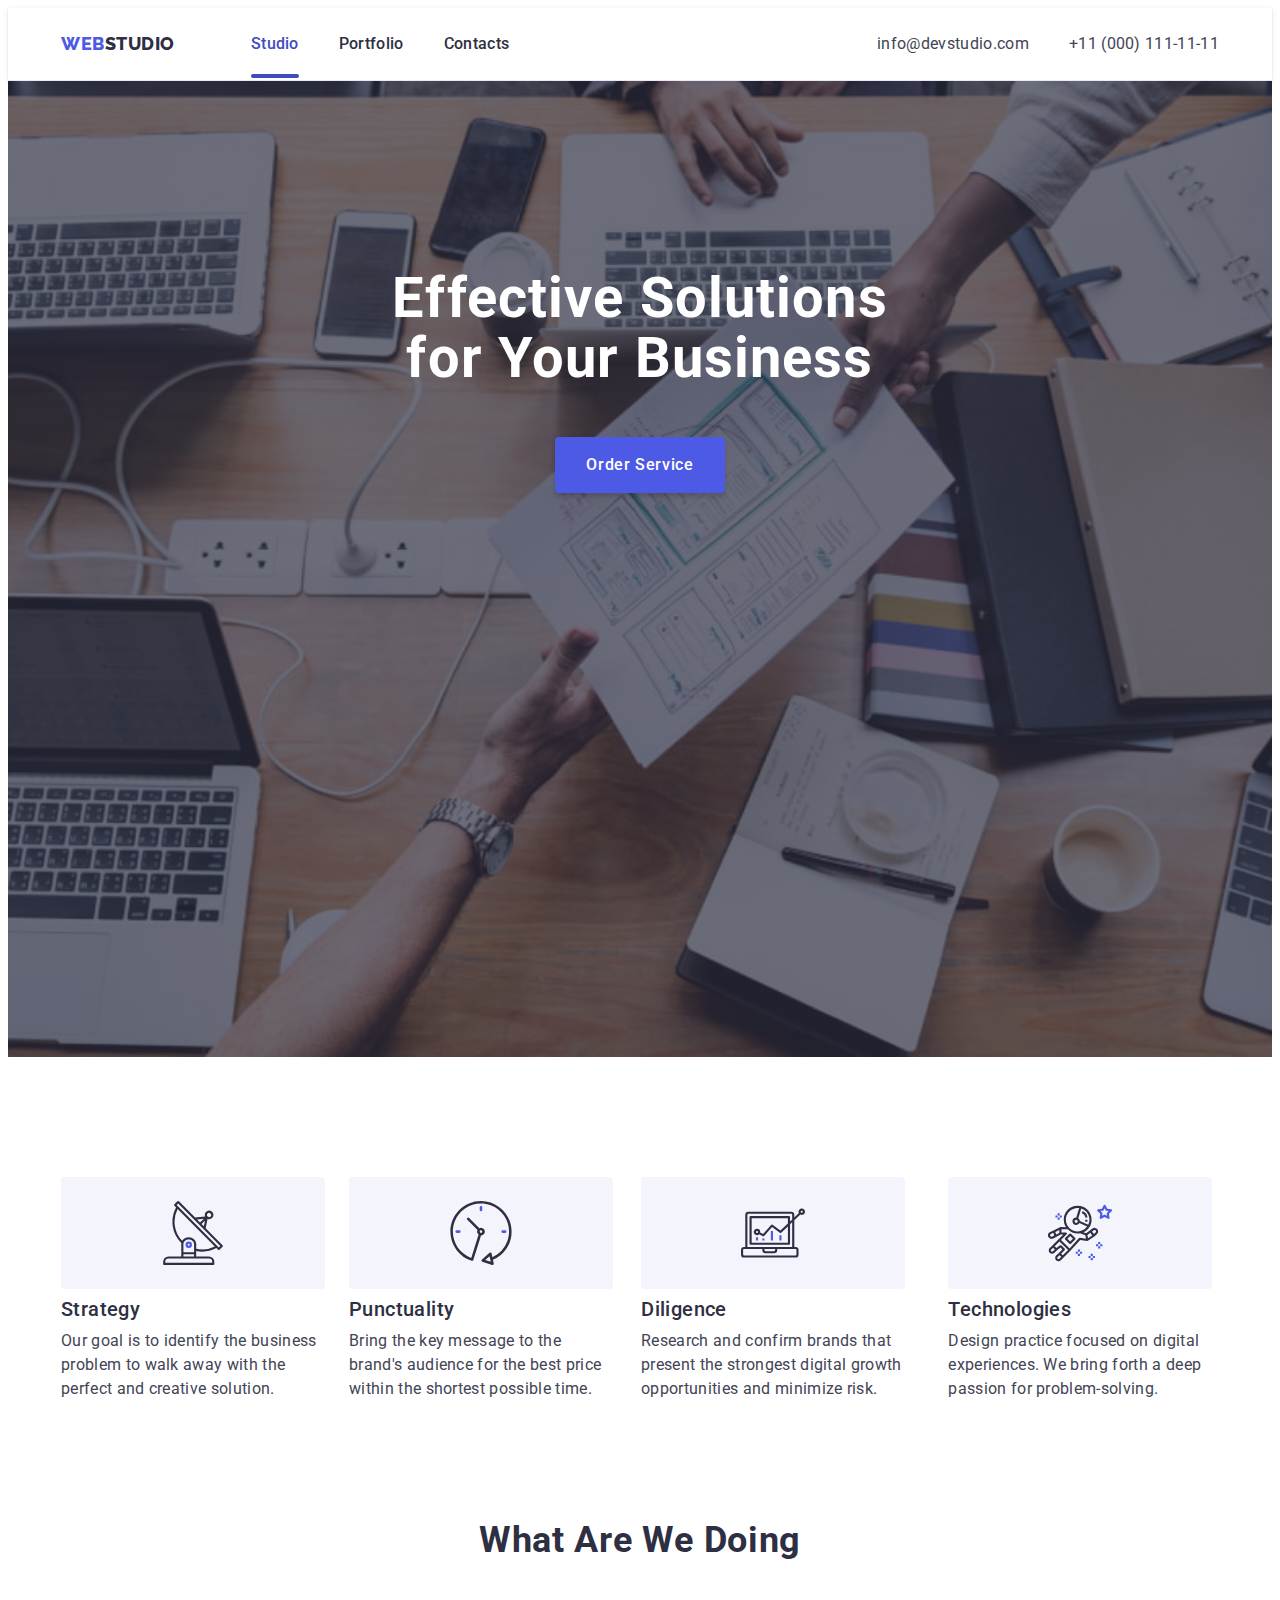
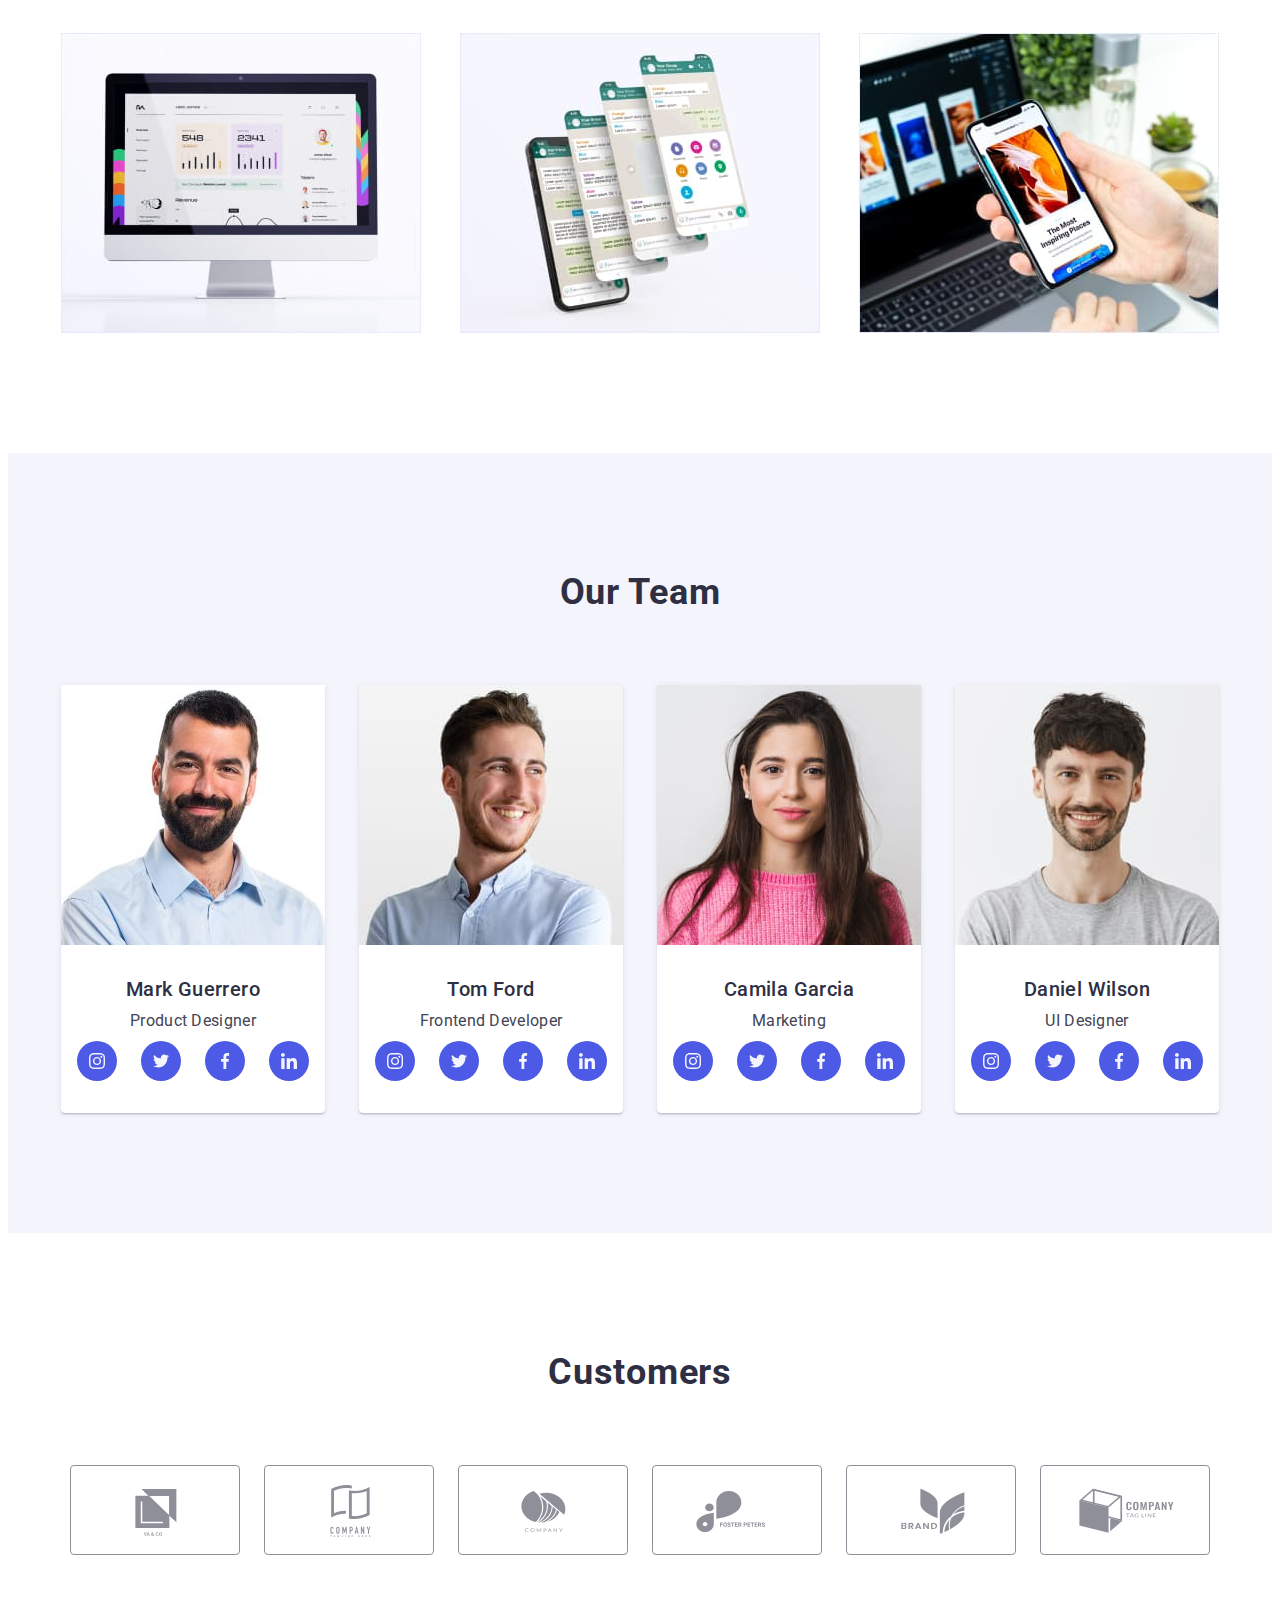
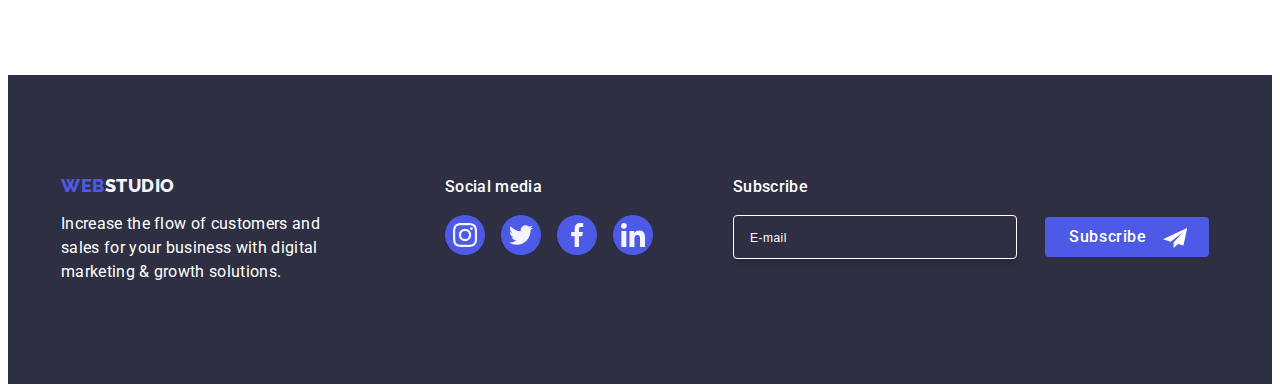
<file: index.html>
<!DOCTYPE html>
<html lang="en">
<head>
    <meta charset="UTF-8">
    <meta http-equiv="X-UA-Compatible" content="IE=edge">
    <meta name="viewport" content="width=device-width, initial-scale=1.0">
    <!--<meta name="description">-->
    <title>WebStudio</title>
    
    <!--Fonts-->    
    <link rel="preconnect" href="https://fonts.googleapis.com">
    <link rel="preconnect" href="https://fonts.gstatic.com" crossorigin>
    <link href="https://fonts.googleapis.com/css2?family=Raleway:wght@400;800&family=Roboto:wght@400;500;700&display=swap" rel="stylesheet">

    <!-- Normalize Підключасємо нормалізацію - зкиданняя всіх стилів-->
    <link
    rel="stylesheet"
    href="https://cdnjs.cloudflare.com/ajax/libs/modern-normalize/1.1.0/modern-normalize.min.css"
    integrity="sha512-wpPYUAdjBVSE4KJnH1VR1HeZfpl1ub8YT/NKx4PuQ5NmX2tKuGu6U/JRp5y+Y8XG2tV+wKQpNHVUX03MfMFn9Q=="
    crossorigin="anonymous"
    referrerpolicy="no-referrer"
    />

    <!--Style-->
    <link rel="stylesheet" href="./css/styles.css"> <!--Підключаємо CSS на кожній сторінці-->
   
</head>
<body>

    <!--Header-->
    <header class="header">
    <div class="header-container container">
        <nav class="header-nav">
            <!--Logo-->
            <a class="logo link" href="./index.html">Web<span class="logo-w">Studio</span></a>
            <!--Logo-->
            <ul class="header-nav-list list">
                <li class="header-nav-item">
                    <a class="text-body-medium link nav-link active" href="./index.html">Studio</a>
                </li>
                <li class="header-nav-item">
                    <a class="text-body-medium link nav-link" href="./portfolio.html">Portfolio</a>
                </li>
                <li class="header-nav-item">
                    <a class="text-body-medium link nav-link" href="">Contacts</a>
                </li>
            </ul>                
        </nav>

        <address class="header-adr">
            <ul class="header-adr-list list">
                <li class="header-adr-item">
                    <a class="text-body-adr link" href="mailto:info@devstudio.com">info@devstudio.com</a>
                </li>
                <li class="header-adr-item">
                    <a class="text-body-adr link" href="tel:+110001111111">+11 (000) 111-11-11</a>
                </li>
            </ul>
        </address>
    </div>                
    </header>
    <!---------->

    <main>
        <!-- 1 Hero -->
        <section class="hero">
        <div class="container">    
            <h1 class="hero-header">Effective Solutions for Your Business</h1>
            <button class="button text-button " type="button" data-modal-open>Order Service</button>
        </div>
        </section>

        <!-- 2 - Feature-->
        <section class="feature">
        <div class="container">
        <h2 class="visually-hidden">Feature</h2>
        <ul class="list feature-list">
            <li class="feature-item">
                <div class="feature-icon">
                <svg class="" width="64" height="64"> 
                  <use href="./images/icons.svg#antenna"></use>
                </svg></div>
                <h3 class="header-small">Strategy</h3>
                <p class="text-body">Our goal is to identify the business problem to walk away with the perfect and creative solution. </p>
            </li>
            <li class="feature-item">
                <div class="feature-icon">    
                <svg class="" width="64" height="64"> 
                    <use href="./images/icons.svg#clock"></use>
                </svg> </div>

                <h3 class="header-small">Punctuality</h3>
                <p class="text-body">Bring the key message to the brand's audience for the best price within the shortest possible time.</p>
            </li>
            <li class="feature-item">
                <div class="feature-icon">
                <svg class="" width="64" height="64"> 
                    <use href="./images/icons.svg#diagram"></use>
                </svg> </div>

                <h3 class="header-small">Diligence</h3>
                <p class="text-body">Research and confirm brands that present the strongest digital growth opportunities and minimize risk.</p>
            </li>
            <li class="feature-item">
                <div class="feature-icon">
                <svg class="" width="64" height="64"> 
                    <use href="./images/icons.svg#astronaut"></use>
                </svg> </div>

                <h3 class="header-small">Technologies</h3>
                <p class="text-body">Design practice focused on digital experiences. We bring forth a deep passion for problem-solving.</p>
            </li>
        </ul>
        </div>
         </section>

        <!-- 3 What are we doing-->
        <section class="wedo">
            <div class="container">
            <h2 class="header-section">What are we doing</h2>
            <ul class="list wedo-list">
                <li class="wedo-itm">
                    <img src="./images/wedoing/wedo01.jpg" alt="Service1" width="360" height="300">
                </li>
                <li class="wedo-itm">
                    <img src="./images/wedoing/wedo02.jpg" alt="Service2" width="360" height="300">
                </li>
                <li class="wedo-itm">
                    <img src="./images/wedoing/wedo03.jpg" alt="Service3" width="360" height="300">
                </li>
            </ul></div>
        </section>

        <!--4 Our Team-->
        <section class="section team"> 
            <div class="container">
            <h2 class="header-section">Our Team</h2>
            <ul class="list list-team">
                <li class="team-list">
                    <img class="team-img" src="./images/team/team1.jpg" alt="Mark Guerrero Product Designer" width="264" height="260">
                    <div class="team-card">
                        <h3 class="header-small team-list-head">Mark Guerrero</h3>
                        <p class="text-body team-txt">Product Designer</p>
                     
                    <ul class="socials list">
                        <li class="socials-item">
                            <a  class="socials-link link" href="" 
                            target="_blank" rel="noopener noreferrer" aria-label="Instagram icon">
                                <svg class="social-icon" width="16" height="16">
                                  <use href="./images/icons.svg#instagram"></use>
                                </svg>
                            </a>
                        </li>
                        <li class="socials-item">
                            <a  class="socials-link link" href="" 
                            target="_blank" rel="noopener noreferrer" aria-label="Twitter icon">
                                <svg class="social-icon" width="16" height="16">
                                  <use href="./images/icons.svg#twitter "></use>
                                </svg>
                            </a>
                        </li>
                        <li class="socials-item">
                            <a  class="socials-link link" href="" 
                            target="_blank" rel="noopener noreferrer" aria-label="Facebook icon">
                                <svg class="social-icon" width="16" height="16">
                                  <use href="./images/icons.svg#facebook"></use>
                                </svg>
                            </a>
                        </li>
                        <li class="socials-item">
                            <a  class="socials-link link" href="" 
                            target="_blank" rel="noopener noreferrer" aria-label="Linkedin icon">
                                <svg class="social-icon" width="16" height="16">
                                  <use href="./images/icons.svg#linkedin"></use>
                                </svg>
                            </a>
                        </li>
                    </ul>
                    </div> 
                </li>
                <li class="team-list">
                    <img class="team-img" src="./images/team/team2.jpg" alt="Tom Ford Frontend Developer" width="264" height="260">
                    <div class="team-card">
                        <h3 class="header-small team-list-head">Tom Ford</h3>
                        <p class="text-body team-txt">Frontend Developer</p>

                        <ul class="socials list">
                            <li class="socials-item">
                                <a  class="socials-link link" href="" 
                                target="_blank" rel="noopener noreferrer" aria-label="Instagram icon">
                                    <svg class="social-icon" width="16" height="16">
                                      <use href="./images/icons.svg#instagram"></use>
                                    </svg>
                                </a>
                            </li>
                            <li class="socials-item">
                                <a  class="socials-link link" href="" 
                                target="_blank" rel="noopener noreferrer" aria-label="Twitter icon">
                                    <svg class="social-icon" width="16" height="16">
                                      <use href="./images/icons.svg#twitter "></use>
                                    </svg>
                                </a>
                            </li>
                            <li class="socials-item">
                                <a  class="socials-link link" href="" 
                                target="_blank" rel="noopener noreferrer" aria-label="Facebook icon">
                                    <svg class="social-icon" width="16" height="16">
                                      <use href="./images/icons.svg#facebook"></use>
                                    </svg>
                                </a>
                            </li>
                            <li class="socials-item">
                                <a  class="socials-link link" href="" 
                                target="_blank" rel="noopener noreferrer" aria-label="Linkedin icon">
                                    <svg class="social-icon" width="16" height="16">
                                      <use href="./images/icons.svg#linkedin"></use>
                                    </svg>
                                </a>
                            </li>
                        </ul>
                    </div>
                </li>
                <li class="team-list">
                    <img class="team-img" src="./images/team/team3.jpg" alt="Camila Garcia Marketing" width="264" height="260">
                    <div class="team-card">    
                        <h3 class="header-small team-list-head">Camila Garcia</h3>
                        <p class="text-body team-txt">Marketing</p>

                        <ul class="socials list">
                            <li class="socials-item">
                                <a  class="socials-link link" href="" 
                                target="_blank" rel="noopener noreferrer" aria-label="Instagram icon">
                                    <svg class="social-icon" width="16" height="16">
                                      <use href="./images/icons.svg#instagram"></use>
                                    </svg>
                                </a>
                            </li>
                            <li class="socials-item">
                                <a  class="socials-link link" href="" 
                                target="_blank" rel="noopener noreferrer" aria-label="Twitter icon">
                                    <svg class="social-icon" width="16" height="16">
                                      <use href="./images/icons.svg#twitter "></use>
                                    </svg>
                                </a>
                            </li>
                            <li class="socials-item">
                                <a  class="socials-link link" href="" 
                                target="_blank" rel="noopener noreferrer" aria-label="Facebook icon">
                                    <svg class="social-icon" width="16" height="16">
                                      <use href="./images/icons.svg#facebook"></use>
                                    </svg>
                                </a>
                            </li>
                            <li class="socials-item">
                                <a  class="socials-link link" href="" 
                                target="_blank" rel="noopener noreferrer" aria-label="Linkedin icon">
                                    <svg class="social-icon" width="16" height="16">
                                      <use href="./images/icons.svg#linkedin"></use>
                                    </svg>
                                </a>
                            </li>
                        </ul>
                    </div>
                </li>
                <li class="team-list">
                    <img class="team-img" src="./images/team/team4.jpg" alt="Daniel Wilson UI Designer" width="264" height="260">
                    <div class="team-card">
                        <h3 class="header-small team-list-head">Daniel Wilson</h3>
                        <p class="text-body team-txt">UI Designer</p>

                        <ul class="socials list">
                            <li class="socials-item">
                                <a  class="socials-link link" href="" 
                                target="_blank" rel="noopener noreferrer" aria-label="Instagram icon">
                                    <svg class="social-icon" width="16" height="16">
                                      <use href="./images/icons.svg#instagram"></use>
                                    </svg>
                                </a>
                            </li>
                            <li class="socials-item">
                                <a  class="socials-link link" href="" 
                                target="_blank" rel="noopener noreferrer" aria-label="Twitter icon">
                                    <svg class="social-icon" width="16" height="16">
                                      <use href="./images/icons.svg#twitter "></use>
                                    </svg>
                                </a>
                            </li>
                            <li class="socials-item">
                                <a  class="socials-link link" href="" 
                                target="_blank" rel="noopener noreferrer" aria-label="Facebook icon">
                                    <svg class="social-icon" width="16" height="16">
                                      <use href="./images/icons.svg#facebook"></use>
                                    </svg>
                                </a>
                            </li>
                            <li class="socials-item">
                                <a  class="socials-link link" href="" 
                                target="_blank" rel="noopener noreferrer" aria-label="Linkedin icon">
                                    <svg class="social-icon" width="16" height="16">
                                      <use href="./images/icons.svg#linkedin"></use>
                                    </svg>
                                </a>
                            </li>
                        </ul>
                    </div>    
                </li>
            </ul></div>
        </section>

        <!--5 Customers -->
        <section class="customers"> 
            <div class="container customer-container">
                <h2 class="header-section customer-head">Customers</h2>
                
                <ul class="customer list">
                    <li class="customer-item">
                        <a  class="customer-link link" href="" 
                        target="_blank" rel="noopener noreferrer" aria-label="Logo icon">
                            <svg class="customer-icon" width="104" height="56">
                              <use href="./images/icons.svg#logo1"></use>
                            </svg>
                        </a>
                    </li>
                    <li class="customer-item">
                        <a  class="customer-link link" href="" 
                        target="_blank" rel="noopener noreferrer" aria-label="Logo icon">
                            <svg class="customer-icon" width="104" height="56">
                              <use href="./images/icons.svg#logo2"></use>
                            </svg>
                        </a>
                    </li>
                    <li class="customer-item">
                        <a  class="customer-link link" href="" 
                        target="_blank" rel="noopener noreferrer" aria-label="Logo icon">
                            <svg class="customer-icon" width="104" height="56">
                              <use href="./images/icons.svg#logo3"></use>
                            </svg>
                        </a>
                    </li>
                    <li class="customer-item">
                        <a  class="customer-link link" href="" 
                        target="_blank" rel="noopener noreferrer" aria-label="Logo icon">
                            <svg class="customer-icon" width="104" height="56">
                              <use href="./images/icons.svg#logo4"></use>
                            </svg>
                        </a>
                    </li>
                    <li class="customer-item">
                        <a  class="customer-link link" href="" 
                        target="_blank" rel="noopener noreferrer" aria-label="Logo icon">
                            <svg class="customer-icon" width="104" height="56">
                              <use href="./images/icons.svg#logo5"></use>
                            </svg>
                        </a>
                    </li>
                    <li class="customer-item">
                        <a  class="customer-link link" href="" 
                        target="_blank" rel="noopener noreferrer" aria-label="Logo icon">
                            <svg class="customer-icon" width="104" height="56">
                              <use href="./images/icons.svg#logo6"></use>
                            </svg>
                        </a>
                    </li>
                </ul>          

            </div>
        </section>
    </main>
    
    <!---- Footer ---->
    <footer class="footer">
    <div class="container footer-container">
        <div class="footer-lft">
        <!--logo-->
            <a class="logo link logo-ft" href="./index.html">Web<span class="logo-f">Studio</span></a>
        <p class="text-body-footer footer-txt">Increase the flow of customers and sales for your business with digital marketing & growth solutions.</p>
        </div>
        <div class="footer-rt">
        <p class="text-medium-ftr footer-txt">Social media</p>
        <ul class="socials-ftr list">
            <li class="socials-item">
                <a  class="socials-link-ftr link " href="" 
                target="_blank" rel="noopener noreferrer" aria-label="Instagram icon">
                    <svg class="social-icon" width="24" height="24">
                      <use href="./images/icons.svg#instagram"></use>
                    </svg>
                </a>
            </li>
            <li class="socials-item">
                <a  class="socials-link-ftr link" href="" 
                target="_blank" rel="noopener noreferrer" aria-label="Twitter icon">
                    <svg class="social-icon" width="24" height="24">
                      <use href="./images/icons.svg#twitter "></use>
                    </svg>
                </a>
            </li>
            <li class="socials-item">
                <a  class="socials-link-ftr link" href="" 
                target="_blank" rel="noopener noreferrer" aria-label="Facebook icon">
                    <svg class="social-icon" width="24" height="24">
                      <use href="./images/icons.svg#facebook"></use>
                    </svg>
                </a>
            </li>
            <li class="socials-item">
                <a  class="socials-link-ftr link" href="" 
                target="_blank" rel="noopener noreferrer" aria-label="Linkedin icon">
                    <svg class="social-icon" width="24" height="24">
                      <use href="./images/icons.svg#linkedin"></use>
                    </svg>
                </a>
            </li>
        </ul>
        </div>
        <div class="footer-subscribe">
            <p class="text-medium-ftr footer-txt">Subscribe</p>
           
            <form class ="subscribe-form" name="subscribe" autocomplete="off" >
                <label class="subscribe-form-field">
                    <input 
                    type="email" 
                    name="email" 
                    class="subscrb-email" 
                    placeholder="E-mail"/>

                </label>

                <button type="submit" class="subscrb-button">Subscribe
                    <svg class="subscrb-icon" width="24" height="26">
                        <use href="./images/icons.svg#send"></use>
                    </svg>
                
                 </button>   
        
            </form>
         
        
        </div>
    </div>     
    </footer>
    <!---- Footer ---->

    <!-- Modal window -->
    <div class="backdrop is-hidden" data-modal>
      <div class="modal">
        <button type="button" class="modal-close-btn" data-modal-close>
          <svg class="modal-close-icon" width="8" height="8">
            <use href="./images/icons.svg#close-icon"></use>
          </svg>
        </button>
              
        <strong class="text-medium-ftr contac-form-head">Leave your contacts and we will call you back</strong>
            
            <form class="modal-form" name="modal-contac-form" autocomplete="off">

                <label class="modal-label" >Name</label>
                <div class="modal-contact">    
                    <input class="form-field"
                     type="text" 
                     name="user-name"
                     id="modal_name" 
                     placeholder="" />
                     <svg class="form-icon" width="12" height="12">
                        <use href="./images/icons.svg#user"></use>
                     </svg>
                </div>
                    
                <label class="modal-label">Phone number</label>
                <div class="modal-contact">    
                    <input class="form-field"
                     type="tel" 
                     name="user-phone"
                     id="modal_phone" 
                     placeholder="" />
                     <svg class="form-icon" width="12" height="12">
                        <use href="./images/icons.svg#phone"></use>
                     </svg>
                </div>
                    
                <label class="modal-label">E-mail</label>
                <div class="modal-contact">    
                    <input class="form-field"
                     type="email" 
                     name="email"
                     id="modal_email" 
                     placeholder="" />
                     <svg class="form-icon" width="12" height="12">
                        <use href="./images/icons.svg#mail"></use>
                     </svg>
                </div>              

                <label class="modal-label" for="modal_comment">Comment</label>
                    <textarea 
                    class="form-comment"
                    name="modal-comment"
                    id="modal_comment" 
                    rows="6"  
                    placeholder="Text input"
                    ></textarea>

                <label class="form-agreement">
                    <input class="form-check-input visually-hidden" type="checkbox" name="modal_agreement">
                    <svg class="form-custom-check" width="16px" height="16px">
                        <use class="unchecked" href="./images/icons.svg#unchk"></use>
                        <use class="checked" href="./images/icons.svg#chk"></use>
                    </svg>
                    <span class="form-agreement-text">
                        I accept the terms and conditions of the 
                        <a class="form-agreement-link" href="">Privacy Policy</a>
                    </span>

                </label>

                <button type="submit" class="button">Send</button>   
            </form>     
            
            
       
      </div>
    </div>

    <!-- Ставимо перед закриваючим тегом body -->
    <script src="./js/modal.js"></script> <!-- Скрипт для модального вікна - посилання -->

</body>
</html>
</file>
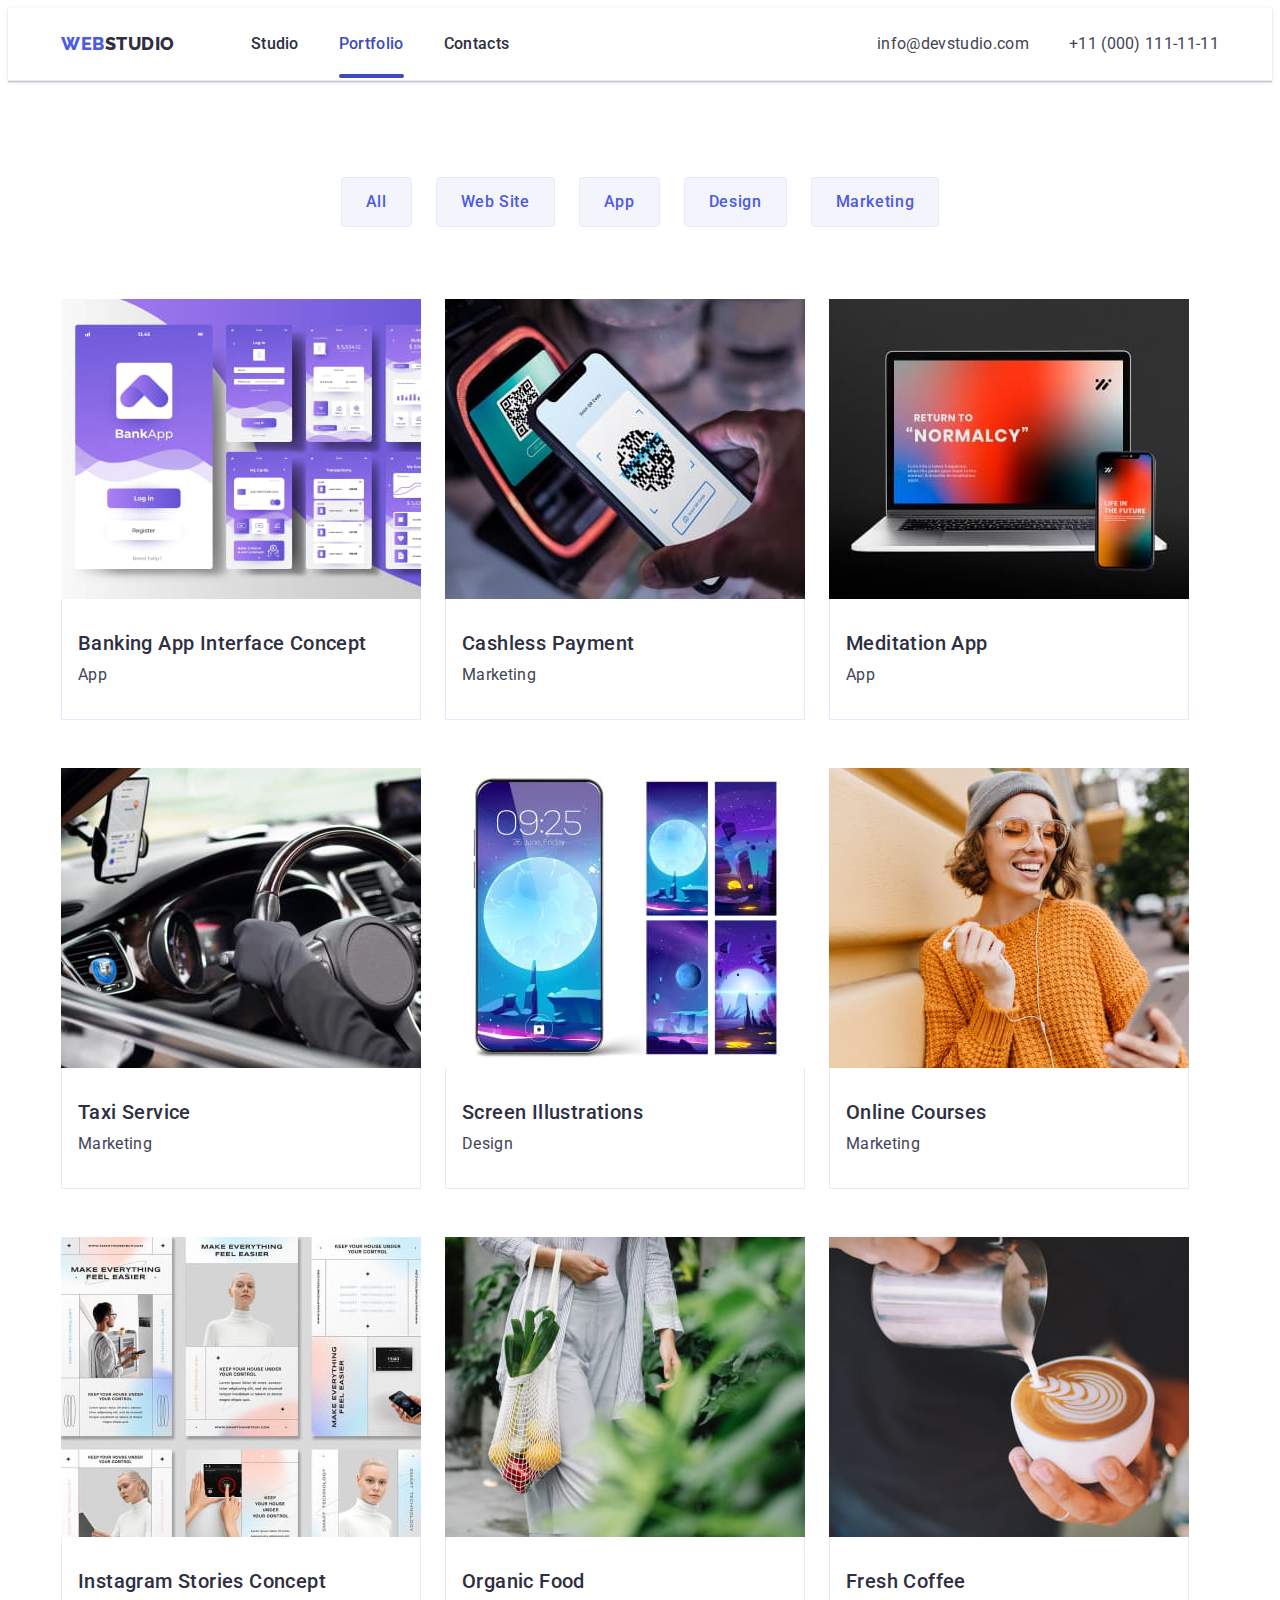
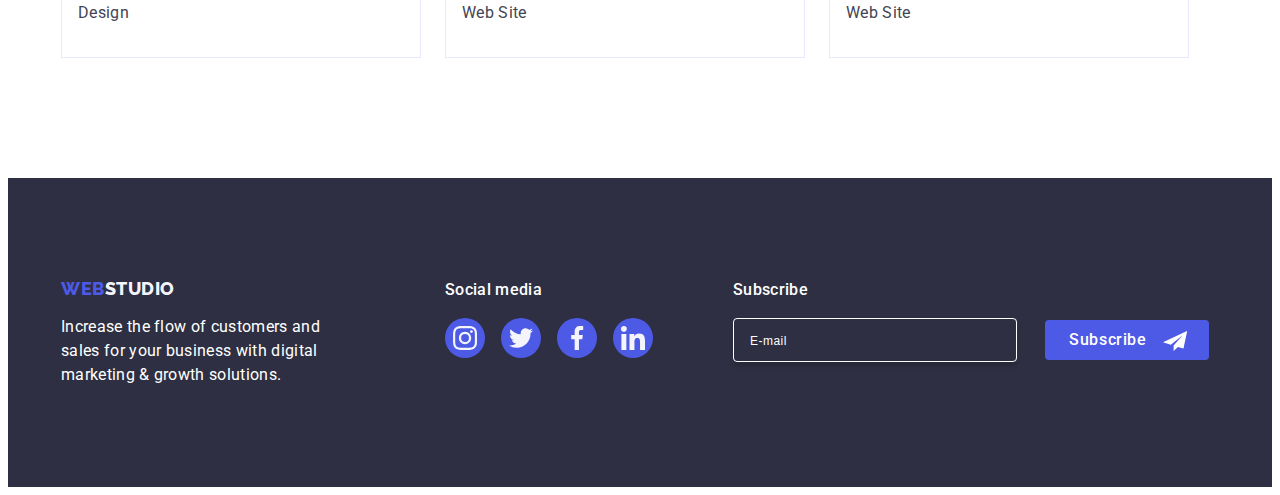
<file: portfolio.html>
<!DOCTYPE html>
<html lang="en">
<head>
    <meta charset="UTF-8">
    <meta http-equiv="X-UA-Compatible" content="IE=edge">
    <meta name="viewport" content="width=device-width, initial-scale=1.0">
    <!--<meta name="description">-->
    <title>Portfolio</title>

    <!--Fonts-->    
    <link rel="preconnect" href="https://fonts.googleapis.com">
    <link rel="preconnect" href="https://fonts.gstatic.com" crossorigin>
    <link href="https://fonts.googleapis.com/css2?family=Raleway:wght@400;800&family=Roboto:wght@400;500;700&display=swap" rel="stylesheet">

    <!-- Normalize Підключасємо нормалізацію - зкиданняя всіх стилів-->
    <link
    rel="stylesheet"
    href="https://cdnjs.cloudflare.com/ajax/libs/modern-normalize/1.1.0/modern-normalize.min.css"
    integrity="sha512-wpPYUAdjBVSE4KJnH1VR1HeZfpl1ub8YT/NKx4PuQ5NmX2tKuGu6U/JRp5y+Y8XG2tV+wKQpNHVUX03MfMFn9Q=="
    crossorigin="anonymous"
    referrerpolicy="no-referrer"
    />
    
    <!--Style-->
    <link rel="stylesheet" href="./css/styles.css"> <!--Підключаємо CSS на кожній сторінці-->

</head>
<body>

    <!--Header-->
    <header class="header">
        <div class="header-container container">
            <nav class="header-nav">
                <!--Logo-->
                <a class="logo link" href="./index.html">Web<span class="logo-w">Studio</span></a>
                <!--Logo-->
                <ul class="header-nav-list list">
                    <li class="header-nav-item">
                        <a class="text-body-medium link nav-link " href="./index.html">Studio</a>
                    </li>
                    <li class="header-nav-item">
                        <a class="text-body-medium link nav-link active" href="./portfolio.html">Portfolio</a>
                    </li>
                    <li class="header-nav-item">
                        <a class="text-body-medium link nav-link" href="">Contacts</a>
                    </li>
                </ul>                
            </nav>
    
            <address class="header-adr">
                <ul class="header-adr-list list">
                    <li class="header-adr-item">
                        <a class="text-body-adr link" href="mailto:info@devstudio.com">info@devstudio.com</a>
                    </li>
                    <li class="header-adr-item">
                        <a class="text-body-adr link" href="tel:+110001111111">+11 (000) 111-11-11</a>
                    </li>
                </ul>
            </address>
        </div>                
    </header>
    <!---------->    
    
    <main>
        <!--Pportfolio-->
        <section class="portfolio">
        <div class="container">
        <h1 class="visually-hidden">Portfolio</h1>
            <ul class="filter-list">
                <li class="list"><button class="flrt" type="button">All</button></li>
                <li class="list"><button class="flrt" type="button">Web Site</button></li>
                <li class="list"><button class="flrt" type="button">App</button></li>
                <li class="list"><button class="flrt" type="button">Design</button></li>
                <li class="list"><button class="flrt" type="button">Marketing</button></li>
            </ul> 

            <ul class="portfolio-list">

                <li class="list portfolio-item"> 
                    <a class="link portfolio-link" href="">

                    <div class="portfolio-thumb">
                    <img class="" src="./images/portfolio/portfol01.jpg" alt="Banking App Interface Concept" width="360" height="300">
                    
                        <p class="overlay-text text-body"> 
                            14 Stylish and User-Friendly App Design Concepts · Task Manager App · Calorie Tracker App · Exotic Fruit Ecommerce App · Cloud Storage App
                        </p>
                    </div> 
                    
                    <div class="portfolio-card">    
                        <h2 class="header-small">Banking App Interface Concept</h2>
                        <p class="text-body ">App</p>
                    </div></a>
                </li>


                <li class="list portfolio-item">
                    <a class="link portfolio-link" href="">

                    <div class="portfolio-thumb">
                    <img class="" src="./images/portfolio/portfol02.jpg" alt="Cashless Payment" width="360" height="300">
                        
                        <p class="overlay-text text-body"> 
                            14 Stylish and User-Friendly App Design Concepts · Task Manager App · Calorie Tracker App · Exotic Fruit Ecommerce App · Cloud Storage App
                        </p>
                    </div>
                    
                    <div class="portfolio-card">
                        <h2 class="header-small">Cashless Payment</h2>
                        <p class="text-body">Marketing</p>
                    </div></a>
                </li>
                
                <li class="list portfolio-item">
                    <a class="link portfolio-link" href="">
                                           
                    <div class="portfolio-thumb">
                    <img class="" src="./images/portfolio/portfol03.jpg" alt="Meditation App" width="360" height="300">
                
                        <p class="overlay-text text-body"> 
                            14 Stylish and User-Friendly App Design Concepts · Task Manager App · Calorie Tracker App · Exotic Fruit Ecommerce App · Cloud Storage App
                        </p>
                    </div>
                    
                    <div class="portfolio-card">
                        <h2 class="header-small">Meditation App</h2>
                        <p class="text-body">App</p>
                    </div></a>
                </li>

                <li class="list portfolio-item">
                    <a class="link portfolio-link" href="">

                    <div class="portfolio-thumb">
                    <img class="" src="./images/portfolio/portfol04.jpg" alt="Taxi Service" width="360" height="300">
                       
                        <p class="overlay-text text-body"> 
                            14 Stylish and User-Friendly App Design Concepts · Task Manager App · Calorie Tracker App · Exotic Fruit Ecommerce App · Cloud Storage App
                        </p>
                    </div>
                                        
                    <div class="portfolio-card">
                        <h2 class="header-small">Taxi Service</h2>
                        <p class="text-body">Marketing</p>
                    </div></a>
                </li>

                <li class="list portfolio-item">
                    <a class="link portfolio-link" href="">

                    <div class="portfolio-thumb">   
                    <img class="" src="./images/portfolio/portfol05.jpg" alt="Screen Illustrations" width="360" height="300">
                    
                        <p class="overlay-text text-body"> 
                             14 Stylish and User-Friendly App Design Concepts · Task Manager App · Calorie Tracker App · Exotic Fruit Ecommerce App · Cloud Storage App
                        </p>
                    </div>
                                    
                    <div class="portfolio-card">
                        <h2 class="header-small">Screen Illustrations</h2>
                        <p class="text-body">Design</p>
                    </div></a>
                </li>

                <li class="list portfolio-item">
                    <a class="link portfolio-link" href="">

                    <div class="portfolio-thumb">   
                    <img class="" src="./images/portfolio/portfol06.jpg" alt="Online Courses" width="360" height="300">
                    
                        <p class="overlay-text text-body"> 
                            14 Stylish and User-Friendly App Design Concepts · Task Manager App · Calorie Tracker App · Exotic Fruit Ecommerce App · Cloud Storage App
                        </p>
                    </div>
                                        
                    <div class="portfolio-card">
                        <h2 class="header-small ">Online Courses</h2>
                        <p class="text-body">Marketing</p>
                    </div></a>
                </li>


                <li class="list portfolio-item">
                    <a class="link portfolio-link" href="">
                    
                    <div class="portfolio-thumb">   
                    <img class="" src="./images/portfolio/portfol07.jpg" alt="Instagram Stories Concept" width="360" height="300">
                        <p class="overlay-text text-body"> 
                            14 Stylish and User-Friendly App Design Concepts · Task Manager App · Calorie Tracker App · Exotic Fruit Ecommerce App · Cloud Storage App
                        </p>
                    </div>
                    
                    <div class="portfolio-card">
                        <h2 class="header-small">Instagram Stories Concept</h2>
                        <p class="text-body">Design</p>
                    </div></a>
                </li>

                <li class="list portfolio-item">
                    <a class="link portfolio-link" href="">
                    <div class="portfolio-thumb">   
                    <img class="" src="./images/portfolio/portfol08.jpg" alt="Organic Food" width="360" height="300">
                        <p class="overlay-text text-body"> 
                            14 Stylish and User-Friendly App Design Concepts · Task Manager App · Calorie Tracker App · Exotic Fruit Ecommerce App · Cloud Storage App
                        </p>
                    </div>
                    
                    <div class="portfolio-card">
                        <h2 class="header-small">Organic Food</h2>
                        <p class="text-body">Web Site</p>
                    </div></a>
                </li>

                <li class="list portfolio-item">
                    <a class="link portfolio-link" href="">

                    <div class="portfolio-thumb">   
                    <img class="" src="./images/portfolio/portfol09.jpg" alt="Fresh Coffee" width="360" height="300">
                        <p class="overlay-text text-body"> 
                            14 Stylish and User-Friendly App Design Concepts · Task Manager App · Calorie Tracker App · Exotic Fruit Ecommerce App · Cloud Storage App
                        </p>
                    </div>
                                                         
                    <div class="portfolio-card">
                        <h2 class="header-small">Fresh Coffee</h2>
                        <p class="text-body">Web Site</p>
                    </div></a>
                </li>

            </ul> 
        </div>
        </section>
    </main>
   
    <!---- Footer ---->
    <footer class="footer">
        <div class="container footer-container">
            <div class="footer-lft">
            <!--logo-->
                <a class="logo link logo-ft" href="./index.html">Web<span class="logo-f">Studio</span></a>
            <p class="text-body-footer footer-txt">Increase the flow of customers and sales for your business with digital marketing & growth solutions.</p>
            </div>
            <div class="footer-rt">
            <p class="text-medium-ftr footer-txt">Social media</p>
            <ul class="socials-ftr list">
                <li class="socials-item">
                    <a  class="socials-link-ftr link " href="" 
                    target="_blank" rel="noopener noreferrer" aria-label="Instagram icon">
                        <svg class="social-icon" width="24" height="24">
                          <use href="./images/icons.svg#instagram"></use>
                        </svg>
                    </a>
                </li>
                <li class="socials-item">
                    <a  class="socials-link-ftr link" href="" 
                    target="_blank" rel="noopener noreferrer" aria-label="Twitter icon">
                        <svg class="social-icon" width="24" height="24">
                          <use href="./images/icons.svg#twitter "></use>
                        </svg>
                    </a>
                </li>
                <li class="socials-item">
                    <a  class="socials-link-ftr link" href="" 
                    target="_blank" rel="noopener noreferrer" aria-label="Facebook icon">
                        <svg class="social-icon" width="24" height="24">
                          <use href="./images/icons.svg#facebook"></use>
                        </svg>
                    </a>
                </li>
                <li class="socials-item">
                    <a  class="socials-link-ftr link" href="" 
                    target="_blank" rel="noopener noreferrer" aria-label="Linkedin icon">
                        <svg class="social-icon" width="24" height="24">
                          <use href="./images/icons.svg#linkedin"></use>
                        </svg>
                    </a>
                </li>
            </ul>
            </div>
            <div class="footer-subscribe">
                <p class="text-medium-ftr footer-txt">Subscribe</p>
               
                <form class ="subscribe-form" name="subscribe" autocomplete="off" >
                    <label class="subscribe-form-field">
                        
                        <input type="email" name="email" class="subscrb-email" placeholder="E-mail"/>
    
                    </label>
    
                    <button type="submit" class="subscrb-button">Subscribe
                        <svg class="subscrb-icon" width="24" height="26">
                            <use href="./images/icons.svg#send"></use>
                        </svg>
                    
                     </button>   
            
                </form>
             
            
            </div>
        </div>     
        </footer>
        <!---- Footer ---->

</body>
</html>
</file>
<file: css/styles.css>
/* Коментар Ctrl+/ */

/*==== Базове скидання стіилів ====== */
/* == Drop headers margin == */
h1,
h2,
h3,
h4,
h5,
h6,
p  {
	margin: 0;
}
/* == Pict style == */
img {
	display: block;
	max-width: 100%;
	height: auto;
}
button {
	cursor: pointer; /* Всі кнопки мають властивість  pointer*/ 
	border: none;
	border-radius: 4px;
}
/* == Drop list style ==*/
ul, ol {
	list-style: none;  /*прибрали булети*/
	font-style: normal;
	margin: 0; /*прибрали стандартні поля*/
	padding-left: 0; /*прибрали стандартні поля*/
}
a {
	text-decoration: none; 
	/*прибрали підкреслення у всіх посилань*/
	/* color: inherit;*/
}
/* ======================== */

/* = Visually hidden CSS pattern = */
.visually-hidden {
	position: absolute;
	width: 1px;
	height: 1px;
	margin: -1px;
	border: 0;
	padding: 0;
	
	white-space: nowrap;
	clip-path: inset(100%);
	clip: rect(0 0 0 0);
	overflow: hidden;
  }

/* = Змінні для різних стилів = */  
:root{
	--color-iris: #4d5ae5;
	--color-ocean: #404bbf;
	--color-navy-blue: #2e2f42;
	--color-green: #31d0aa;
	--color-slate: #434455;
	--color-light-slate: #8e8f99;
	--color-cornflower: #e7e9fc;
	--color-cloud: #f4f4fd;
	--color-navy-blue-modal: #2e2f42;
	--color-grey: #2e2f42;

/* Header background, team card background */
	--color-white: #ffffff;
	--color-dairy: #fcfcfc;

 /* Others */
	--indent: 24px;
	--items: 3;

	--anime: 250ms cubic-bezier(0.4, 0, 0.2, 1); /*змінна для transition*/
}
/* = =========================== = */  

/*Base style*/
body{
    color: var(--color-slate);
	background-color: var(--color-white);

	 /*fonts*/
	font-family: 'Roboto', sans-serif;
	--primary-font: 'Roboto';
}
section{
	padding-top: 120px;
	padding-bottom: 120px;
	padding: 120px 0;
	
}
.link{
	line-height: 1.5;
	letter-spacing: 0.02m;
}
/*.list{ }
*/
.container{ /*ставимо на кожну секцию через div*/
	width: 1158px; /*1128 px*/
	padding: 0 15px;
	margin: 0 auto; /*для центрування контенту*/
	/*margin-right: auto;*/
}
/* ====== Text Style ====== */
.hero-header{
	display: block;
	margin: 0px auto;
	margin-bottom: 48px;

	font-size: 56px;
	font-weight: 700;
	line-height: 1.07;
	letter-spacing: 0.02em;
    color: var(--color-white);
    text-align: center;

	max-width: 496px;
	/*padding-top: 68px;*/
	
}
.header-section{	
	font-size: 36px;
	font-weight: 700;
	line-height: 1.11;
	letter-spacing: 0.02em;
	text-transform: capitalize;
    text-align: center;
    color: var(--color-navy-blue);
	
	/*padding-bottom: 72px;*/
	margin-bottom: 72px;

}
.header-small{
	font-size: 20px;
	font-weight: 500;
	line-height: 1.2;
	letter-spacing: 0.02em;
    text-align: left;
    color: var(--color-navy-blue);
	
	margin-bottom: 8px;
}
.text-body,
.text-body-footer, 
.text-body-adr{
	font-style: normal;
	line-height: 1.5;
	letter-spacing: 0.02em;
	color: var(--color-slate);
	
	transition-property: color;
	transition-duration: 250ms;
	transition-timing-function: cubic-bezier(0.4, 0, 0.2, 1);

}
.text-body-medium, .text-medium-ftr {
	font-weight: 500;
	line-height: 1.5;
	letter-spacing: 0.02em;
	font-style: normal;
	color: var(--color-navy-blue); 

	transition-property: color;
	transition-duration: 250ms;
	transition-timing-function: cubic-bezier(0.4, 0, 0.2, 1);

}
.text-body-medium:hover,
.text-body-medium:focus,
.text-body-adr:hover,
.text-body-adr:focus{
	color: var(--color-ocean);
}
.text-body-medium.active{
color: #404BBF;
}

.text-small{
	font-size: 12px;
	line-height: 1.17;
	letter-spacing: 0.04em;
}
.text-link{
	font-size: 12px;
	line-height: 1.33;
	letter-spacing: 0.04em;
	text-decoration: underline;
}
/* ====== ========= ====== */

/* ===== Header style  =======*/
.header{
    background-color: var(--color-white);
	padding-top: 0px;
	padding-bottom: 0px;
	border-bottom: 1px solid #e7e9fc;
	box-shadow: 0px 2px 1px rgba(46, 47, 66, 0.08), 0px 1px 1px rgba(46, 47, 66, 0.16), 0px 1px 6px rgba(46, 47, 66, 0.08);
}
.header-nav{
	display: flex;
	align-items: center;
	margin-right: auto;
}
.nav-link{
	position: relative;

	align-items: center;
	padding: 24px 0;

}
.nav-link::after{
	content: '';
	
	position: absolute;
	display: block;

	left: 0px;
	bottom: -1px;

	width: 100%;
	height: 4px;
	border-radius: 2px;	
}
.nav-link.active::after{
	background-color: #404BBF;
	}

.header-container {
	display: flex;
	align-items: center;
	min-height: 72px;
}
.header-nav-list{
	display: flex;
	/*align-items: ;*/
	gap: 40px;
}
.header-adr-list{
	display: flex;
	align-items: right;
	color: inherit;
}
.header-adr-item{
	margin-right: 40px;
}
.header-adr-item:last-child{
	margin-right: 0;
}
.header-adr,
.header-adr-item{
    color: currentColor;
}

/* ===== Section 1 ===== */
.hero{
    background-color: var(--color-navy-blue);
	
	background-image: linear-gradient(rgba(46, 47, 66, 0.7), rgba(46, 47, 66, 0.7)),
    url(../images/hero/hero-bgpeople-office1.jpg);
	
	background-position: center;
	background-repeat: no-repeat;
	background-size: cover;

	max-width: 1440px;
	height: 600px;
	padding: 188px 0;
	margin: auto; /* Центруем весь блок*/
}
.button{
	display: block;
	margin: 0px auto;

	min-width: 169px;
	min-height: 56px;
	padding: 15px 31px;
	border-style: none;
	box-shadow: 0px 4px 4px rgba(0, 0, 0, 0.15);
	border-radius: 4px;

	background-color: var(--color-iris);
	color: var(--color-white);

	/*font-family: inherit;*/
	font-family: 'Roboto', sans-serif;
	font-weight: 500;
	font-size: 16px;
	line-height: 1.5;
	letter-spacing: 0.04em;
    text-align: center;

	/* Для перехода делаем в основном стиле условия */
	transition-property: background-color;
	transition-duration: 250ms;
	transition-timing-function: cubic-bezier(0.4, 0, 0.2, 1);

}
.button:hover,
.button:focus{
	background-color: var(--color-ocean);
}

/* [type] {} */

/* ===== For Logo =====*/ 
.logo{
    /* Studio */
    font-family: 'Raleway', sans-serif;
    font-weight: 800;
    font-size: 18px;
    line-height: 1.17;
 
    display: flex;
    align-items: center;
    letter-spacing: 0.03em;
    text-transform: uppercase;

	color: var(--color-iris);
	margin-right: 76px;
	
}
.logo-w{
	/*color: var(--color-iris);*/
	color: var(--color-navy-blue-modal);
}
.logo-f{
	/*color: var(--color-iris);*/
	color: var(--color-cloud);
}
/* ===== ====== =====*/

/* ===== Section 2 =====*/
.feature-list {
	display: flex;
	gap: 24px;
	justify-content: space-between;
}
.feature-icon {                            
	display: flex;
	align-items: center;
	justify-content: center;

	height: 112px;
	width: 264px;
	/*padding-top: 24px;
	padding-bottom: 24px;*/
	margin-bottom: 8px;
	
	border-radius: 4px; 
	background-color: var(--color-cloud);
}
/*.feature-item{
}*/

/* ===== Section 3 =====*/
.wedo{
	padding-top: 0;
}
.wedo-list{
	display: flex;
	gap: 24px;
	justify-content: space-between;
}
/* 
.wedo-itm {
	width: calc((100% - 48px) / 3);
	/*(від загальної ширини екрану віднімаємо суму відступів між пунктами і ділимо це на кількість пунктів списку) (можна використовувати width: calc((100% - 3 * 16px) / 3) або flex-basis: calc((100% - 48px) / 3) або flex-basis: calc((100% - 3 * 16px) / 3))*/


/* ====  4 For Team ====*/
.team{
	background-color: #f4f4fd;
}
.team-list{
	background-color: var(--color-white);
	text-align: center;
	border-radius: 0px 0px 4px 4px;
	text-align: center;
	box-shadow: 0px 1px 6px rgba(46, 47, 66, 0.08), 0px 1px 1px rgba(46, 47, 66, 0.16), 0px 2px 1px rgba(46, 47, 66, 0.08);
}
.team-list-head{
	text-align: center;
}
.team-card{
	padding: 32px 0px;
}
.team-txt{
	text-align: center; 
	margin: 8px;
}

.list-team{
	display: flex;
	justify-content: space-between;
	gap: 24px;
}
/* ====  ======== ====*/

/* =======  5 Customers ====*/

/* ==== Иконки Customers ==== */
.customer {
	display: flex;
	justify-content: center;
	align-items: center;
	gap: 24px;
}
.customer-head {
	line-height: 1.1;	
}

/*.customer-item {
}*/

.customer-link {
	display: flex;
	justify-content: center;
	align-items: center;

	width: 168px;
	height: 88px;
	border: 1px solid;
	border-color: #8E8F99;
	border-radius: 4px; 
	color: #8E8F99;

	transition-property: border-color, color;
	transition-duration: 250ms;
	transition-timing-function: cubic-bezier(0.4, 0, 0.2, 1);
	
}
.customer-link:hover,
.customer-link:focus  {
	color: #404bbf;
	border-color: #404bbf; }
.customer-icon {
	fill: currentColor;
}	
/*=========================*/

/*=== Footer styles  ======*/
.footer{
    background-color: var(--color-navy-blue);
	padding: 100px 0;
}
.footer-container{
	display: flex;
	align-items: baseline;
}
.logo-ft, .text-medium-ftr{
	display: inline-block;
	margin-bottom: 16px;
}
.footer-txt{
    color: #ffffff;
	max-width: 264px;
}
.footer-lft {
	margin-right: 120px;
}
.footer-rt{
	display: inline-block;
	align-items: start;
	margin-right: 80px;
}

.subscribe-form-field{
	margin-right: 24px;

}

.subscrb-email{
	border-style: none;
	width: 264px;
	
	min-height: 40px;
	border-radius: 4px;
	border: 1px solid #FFFFFF;
	background-color: transparent;
	box-shadow: 0px 4px 4px rgba(0, 0, 0, 0.15);

	padding-left: 16px;

	font-size: 14px;

	color: #FFFFFF;

	transition-property: outline, border;
	transition-duration: 250ms;
	transition-timing-function: cubic-bezier(0.4, 0, 0.2, 1);

}

.subscrb-email:focus{
	border: none;
	outline: 1px solid var(--color-iris);

}

.subscrb-email::placeholder{
	font-size: 12px;
	line-height: 2;
/* identical to box height, or 200% */

	display: flex;
	align-items: center;
	letter-spacing: 0.04em;

	color: #FFFFFF;
}


.subscrb-button{
	width: 164px;
	height: 40px;
	border-style: none;
	/*box-shadow: 0px 4px 4px rgba(0, 0, 0, 0.15);*/
	border-radius: 4px;

	padding-left: 24px;

	background-color: var(--color-iris);
	color: var(--color-white);


	font-family: 'Roboto', sans-serif;
	font-weight: 500;
	font-size: 16px;
	line-height: 1.5;
	letter-spacing: 0.04em;
    text-align: left;

	/* Для перехода делаем в основном стиле условия */
	transition-property: background-color;
	transition-duration: 250ms;
	transition-timing-function: cubic-bezier(0.4, 0, 0.2, 1);

}

.subscrb-button:hover,
.subscrb-button:focus{
	background-color: var(--color-ocean);
}
.subscrb-icon{
	position: absolute;
	margin-left: 16px;

	fill: var(--color-white);
}

/*=========================*/


/* ==== Иконки социальных сетей ==== */
.socials {
	display: flex;
	justify-content: center;
	align-items: center;
	gap: 24px;
}
.socials-ftr {
	display: flex;
	justify-content: center;
	align-items: center;
	gap: 16px;
}
.socials-link,
.socials-link-ftr {
	display: flex;
	justify-content: center;
	align-items: center;

	width: 40px;
	height: 40px;
	border-radius: 50%; /* Делает круг из квадрата*/
	background-color: var(--color-iris);

	transition-property: background-color;
	transition-duration: 250ms;
	transition-timing-function: cubic-bezier(0.4, 0, 0.2, 1);

}
.social-icon {
	fill: var(--color-cloud);
}
.socials-link:hover,
.socials-link:focus {
	background-color: #404bbf;
}
.socials-link-ftr:hover,
.socials-link-ftr:focus {
	background-color: #31d0aa;}
/* ========================== */



/*==== Portfolio page styles ====*/
.portfolio{
	padding-top: 0;
	padding: 96px 0 120px;
}

/*==== Filter portfolio style ==== */
.filter-list{
	display: flex;
	justify-content: center;
	gap: 24px;
	/*margin-top: 96px;*/
	margin-bottom: 72px;
}
.flrt{
	background-color: var(--color-cloud);
	color: var(--color-iris);

	border: 1px solid ;
	border-color: #E7E9FC;
	border-radius: 4px;

	font-family: inherit;
	font-weight: 500;
	font-size: 16px;
	line-height: 1.5;

	align-items: center;
	text-align: center;
	letter-spacing: 0.04em;

	padding: 12px 24px;

	transition-property: color, background-color, border-color, box-shadow;
	transition-duration: 250ms;
	transition-timing-function: cubic-bezier(0.4, 0, 0.2, 1);

}
.flrt:hover,
.flrt:focus{
	color: var(--color-white);
	background-color: var(--color-ocean);
	border-color: transparent;
	box-shadow: 0px 3px 1px rgba(0, 0, 0, 0.1), 0px 2px 1px rgba(0, 0, 0, 0.08), 0px 2px 2px rgba(0, 0, 0, 0.12);

}
/*===========================*/

/* ==== Main portfolio list - auto ajust ===== */
.portfolio-list /*Ставит карточки по ширине с не более с отступом между ними*/
{
	display: flex;
	flex-wrap: wrap;
  	/*gap:var(--indent);*/
	column-gap: 24px;
	row-gap: 48px;
	/*gap: 24px;*/
	padding: 0;
}

.portfolio-link{
	display: block;
	color: inherit;

	transition-property: box-shadow;
	transition-duration: 250ms;
	transition-timing-function: cubic-bezier(0.4, 0, 0.2, 1);
}

.portfolio-link:hover, 
.portfolio-link:focus{
	box-shadow: 0px 1px 6px rgba(46, 47, 66, 0.08), 0px 1px 1px rgba(46, 47, 66, 0.16), 0px 2px 1px rgba(46, 47, 66, 0.08);
}

.portfolio-card{
	border: 1px solid #e7e9fc;
	border-top: none;
	/*padding-top: 32px ;
	padding-bottom: 32px;
	padding-left: 16px;*/
	padding: 32px 16px;
}

.portfolio-list-itm{
	flex-basis: calc((100% - var(--indent) * (var(--items) - 1)) / var(--items));
}

/* ==== Portfolio overley ===== текс поверх картинки*/
.portfolio-thumb{
	position: relative;
	overflow: hidden; /* приячет карточку с текстом*/
}
.overlay-text{

	position: absolute;
	top: 0;
	left: 0;
		
	font-size: 16px;
	line-height: 1.5; 
	letter-spacing: 0.02em;

	padding: 40px 32px; 

	width: 100%;
	height: 100%;	

	background-color: var(--color-iris);
	color: var(--color-cloud) ;

	transform: translateY(100%);

	transition-property: transform;
	transition-duration: 250ms;
	transition-timing-function: cubic-bezier(0.4, 0, 0.2, 1);
}
.portfolio-link:focus .overlay-text{
	transform: translateY(0%);
}
.portfolio-item:hover .overlay-text{
	transform: translateY(0%);
}
/*=====================*/

/* ======= Modal window (index.html) ====== */
.backdrop /*Размытый фон*/ {
	position: fixed;
	top: 0;
	left: 0;

	width: 100%;
	height: 100%;

	background-color: rgba(46, 47, 66, 0.4);

	transition-property: opacity, visibility;
	transition-duration: 250ms;
	transition-timing-function: cubic-bezier(0.4, 0, 0.2, 1);
	
}

.backdrop.is-hidden{
	/* Тричі приховуємо єлемент! */
	visibility: hidden; 
	opacity: 0; /*Елемент прозорий але є на сторінці*/
	pointer-events: none; /* не можемо на нього клікати, він не заважає єлементам нижче*/
}

/* == Біла плашка == */
.modal{
	position: absolute;
	/*для центрування строго по центру вінка (видимої області)*/
	top: 50%;
	left: 50%;
	transform: translate(-50%,-50%);

	min-height: 576px;
	width: 408px;
	border-radius: 4px;

	background-color: var(--color-dairy) ;
	box-shadow: 0px 1px 1px rgba(0, 0, 0, 0.14), 0px 1px 3px rgba(0, 0, 0, 0.12), 0px 2px 1px rgba(0, 0, 0, 0.2);

	transition-property: transform;
	transition-duration: 250ms;
	transition-timing-function: cubic-bezier(0.4, 0, 0.2, 1);
 	
	padding: 72px 24px 24px 24px;
}
/* == Кнопка закриття вікна == */
.modal-close-btn  {
	position: absolute;
	top: 24px;
	right: 24px;

	display: flex;
	align-items: center;
	justify-content: center;
	padding: 0;

	background: #E7E9FC;
	border: 1px solid rgba(0, 0, 0, 0.1);

	height: 24px;
	width: 24px;
	border-radius: 50%;

	transition-property: background-color, border;
	transition-duration: 250ms;
	transition-timing-function: cubic-bezier(0.4, 0, 0.2, 1);
 	
}
.modal-close-btn:focus,
.modal-close-btn:hover {
	background-color: #404bbf;
	border: none;
	fill: #ffffff;
} 
.modal-close-icon {
	fill: inherit;
	transition: fill 250ms cubic-bezier(0.4, 0, 0.2, 1);
}
.modal-close-icon:hover,
.modal-close-icon:focus {
	fill: #ffffff;
}

.contac-form-head{
	display: flex;
	align-items: center;
	justify-content: center;
}

.modal-form {
	display: inline;
	width: 100%;
}
.modal-label {
	display: block;
	margin-bottom: 4px;


	font-size: 12px;
	line-height: 14px;
	letter-spacing: 1.167;

	color: #8E8F99;
}
.modal-contact {
	position: relative; /* На цей div позиціонеється іконка*/
	margin-bottom: 8px ;
}
.form-field {
	width: 100%;
	min-height: 40px;

	border: 1px solid rgba(46, 47, 66, 0.4);
	border-radius: 4px;

	padding-left: 38px ;

	transition-property: outline;
	transition-duration: 250ms;
	transition-timing-function: cubic-bezier(0.4, 0, 0.2, 1);
 	
}

.form-field:focus,
.form-comment:focus{
	outline: 1px solid #4D5AE5;
	
}

.form-icon {
	position: absolute;
	top: 50%;
	transform: translateY(-50%);
	left: 19px;

	fill: var(--color-navy-blue);

	pointer-events: none;

	transition-property: fill;
	transition-duration: 250ms;
	transition-timing-function: cubic-bezier(0.4, 0, 0.2, 1);
 	
}

.form-field:focus + .form-icon{
	fill: var(--color-iris);
}

.form-comment{
	display: block;
	width: 100%;
	resize: none;
	
	border: 1px solid rgba(46, 47, 66, 0.4);
	border-radius: 4px;

	padding: 8px;
	margin-bottom: 16px;

	font-size: 12px;
	line-height: 1.167;
	letter-spacing: 0.04em;

	color: var(--color-navy-blue);
	
	transition-property: outline;
	transition-duration: 250ms;
	transition-timing-function: cubic-bezier(0.4, 0, 0.2, 1);
 		
}

.form-comment::placeholder{
	font-size: 12px;
	letter-spacing: 0.04em;

	color: rgba(46, 47, 66, 0.4);

	padding-left: 8px;
}

.form-agreement {
	display: flex;
	gap: 8px;
	align-items: center;
	
	margin-bottom: 24px;

}


.form-check-input {
	appearance: none; /*Скидає налаштування від браузера по дефлоту*/
	display: block; /*для правильної роботи геометрії*/
	
	width: 16px;
	height: 16px;
	border: 1px solid rgba(46, 47, 66, 0.4);
	border-radius: 2px;

}

.form-check-input:checked {
	border-color: var(--color-ocean);
	background-color: var(--color-ocean);

}

/* svg checkbox */
.unchecked {
	opacity: 1;

	transition-property: opacity;
	transition-duration: 250ms;
	transition-timing-function: cubic-bezier(0.4, 0, 0.2, 1);

}
.checked {
	opacity: 0;

	transition-property: opacity;
	transition-duration: 250ms;
	transition-timing-function: cubic-bezier(0.4, 0, 0.2, 1);
  
}
.form-check-input:checked + .form-custom-check > .unchecked {
	opacity: 0;
}
.form-check-input:checked + .form-custom-check > .checked {
	opacity: 1;
}
/*при спрацюванні Інпут- для форми кастом чек вибирається стан Чек. Анчек - за замовчуванням*/
/* svg checkbox */

.form-agreement-text {
	font-size: 12px;
	letter-spacing: 0.04em;

	user-select: none;

	color: #8E8F99;
}

.form-agreement-link {
	color: var(--color-iris);
	text-decoration: underline;
}





/* == ===================== == */
</file>
